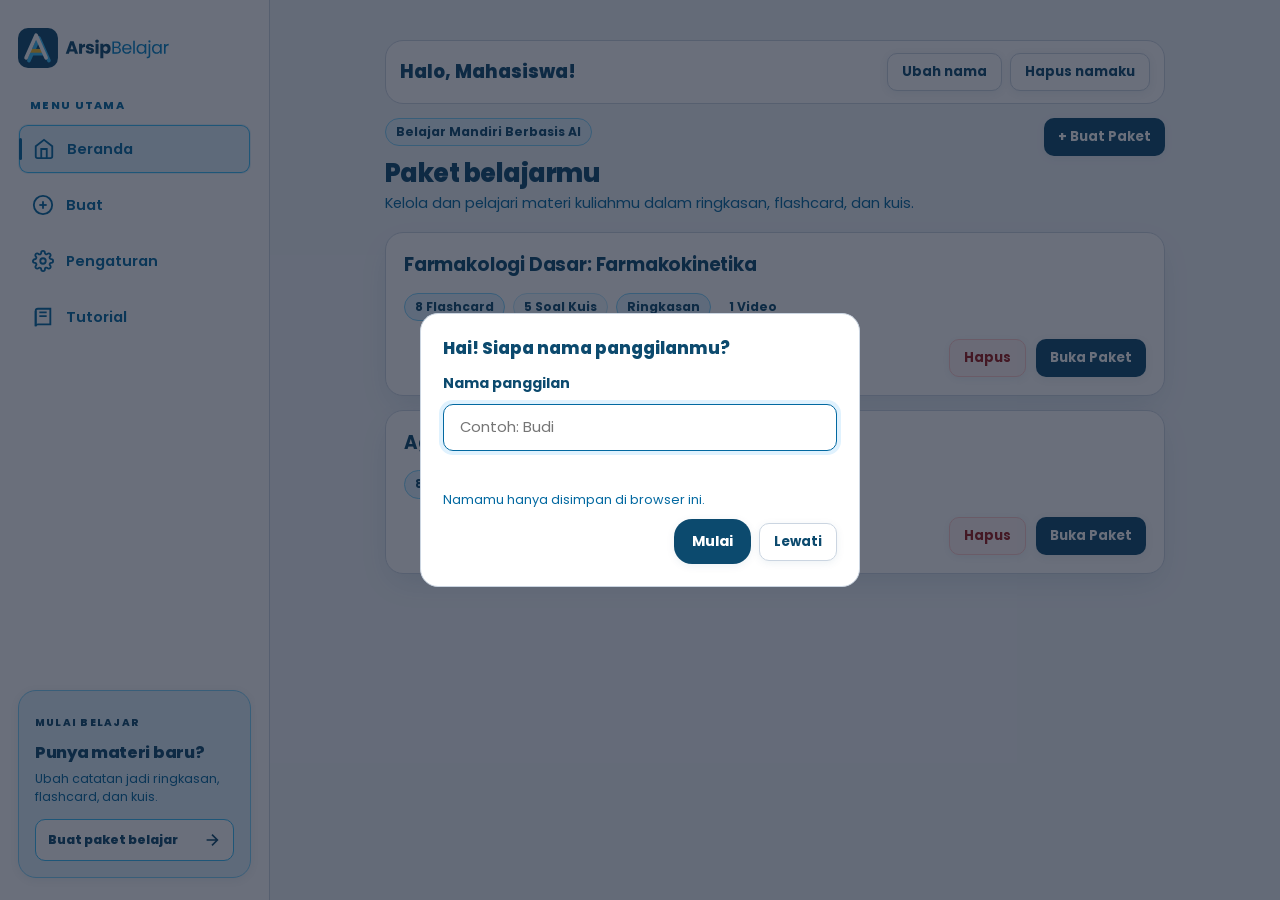
<file: index.html>
<!DOCTYPE html>
<html lang="id" data-theme="light">
<head>
  <meta charset="UTF-8">
  <meta name="viewport" content="width=device-width, initial-scale=1.0">
  <meta name="theme-color" content="#0c4a6e">
  <meta name="description" content="ArsipBelajar membantu mengubah materi kuliah menjadi ringkasan, flashcard, dan kuis.">
  <meta property="og:title" content="ArsipBelajar">
  <meta property="og:description" content="Ubah materi kuliah menjadi ringkasan, flashcard, dan kuis.">
  <meta property="og:type" content="website">
  <meta property="og:image" content="https://nnoeel.github.io/BelajarYuk/assets/arsipbelajar-icon.png">
  <meta name="twitter:card" content="summary">
  <title>ArsipBelajar</title>
  <link rel="icon" type="image/svg+xml" href="assets/arsipbelajar-icon.svg">
  <link rel="apple-touch-icon" href="assets/arsipbelajar-icon.png">
  <link rel="manifest" href="manifest.webmanifest">
  <link rel="preconnect" href="https://fonts.googleapis.com">
  <link rel="preconnect" href="https://fonts.gstatic.com" crossorigin>
  <link href="https://fonts.googleapis.com/css2?family=Poppins:wght@400;500;600;700;800&display=swap" rel="stylesheet">
  <link rel="stylesheet" href="css/base.css">
  <link rel="stylesheet" href="css/components.css">
</head>
<body>
  <!-- Anime Pastel Seaside Scenic Background (Pantai Pesisir Cerah) -->
  <div class="seaside-bg" aria-hidden="true">
    <div class="seaside-sun"></div>
    <div class="seaside-cloud cloud-1"></div>
    <div class="seaside-cloud cloud-2"></div>
    <svg class="seaside-gull gull-1" viewBox="0 0 32 16"><path d="M1,14 Q8,2 16,10 Q24,2 31,14" fill="none" stroke="currentColor" stroke-width="2.5" stroke-linecap="round"/></svg>
    <svg class="seaside-gull gull-2" viewBox="0 0 32 16"><path d="M1,14 Q8,2 16,10 Q24,2 31,14" fill="none" stroke="currentColor" stroke-width="2.5" stroke-linecap="round"/></svg>

    <!-- Floating Study & Campus Elements (Topi Wisuda, Buku, Pensil, Simbol Kampus) -->
    <div class="study-decor decor-cap" title="Topi Wisuda">
      <svg viewBox="0 0 24 24" fill="currentColor">
        <path d="M12 3L1 9l11 6 9-4.91V17h2V9L12 3z M5 13.18v4L12 21l7-3.82v-4L12 17l-7-3.82z"/>
      </svg>
    </div>
    <div class="study-decor decor-book" title="Buku Belajar">
      <svg viewBox="0 0 24 24" fill="none" stroke="currentColor" stroke-width="2" stroke-linecap="round" stroke-linejoin="round">
        <path d="M2 3h6a4 4 0 0 1 4 4v14a3 3 0 0 0-3-3H2z"></path>
        <path d="M22 3h-6a4 4 0 0 0-4 4v14a3 3 0 0 1 3-3h7z"></path>
      </svg>
    </div>
    <div class="study-decor decor-pencil" title="Pensil Mahasiswa">
      <svg viewBox="0 0 24 24" fill="none" stroke="currentColor" stroke-width="2" stroke-linecap="round" stroke-linejoin="round">
        <path d="M17 3a2.828 2.828 0 1 1 4 4L7.5 20.5 2 22l1.5-5.5L17 3z"></path>
      </svg>
    </div>
    <div class="study-decor decor-campus" title="Pilar Akademik Kampus">
      <svg viewBox="0 0 24 24" fill="none" stroke="currentColor" stroke-width="2" stroke-linecap="round" stroke-linejoin="round">
        <line x1="2" y1="21" x2="22" y2="21"></line>
        <line x1="4" y1="18" x2="20" y2="18"></line>
        <line x1="6" y1="18" x2="6" y2="10"></line>
        <line x1="10" y1="18" x2="10" y2="10"></line>
        <line x1="14" y1="18" x2="14" y2="10"></line>
        <line x1="18" y1="18" x2="18" y2="10"></line>
        <polygon points="12 2 2 7 22 7"></polygon>
      </svg>
    </div>
    <div class="study-decor decor-diploma" title="Gulungan Ijazah">
      <svg viewBox="0 0 24 24" fill="none" stroke="currentColor" stroke-width="2" stroke-linecap="round" stroke-linejoin="round">
        <path d="M14 2H6a2 2 0 0 0-2 2v16a2 2 0 0 0 2 2h12a2 2 0 0 0 2-2V8z"></path>
        <polyline points="14 2 14 8 20 8"></polyline>
        <line x1="16" y1="13" x2="8" y2="13"></line>
        <line x1="16" y1="17" x2="8" y2="17"></line>
      </svg>
    </div>

    <svg class="seaside-waves" viewBox="0 0 1440 380" preserveAspectRatio="none">
      <path class="wave-layer wave-ocean" d="M0,130 C240,190 480,80 720,140 C960,200 1200,90 1440,130 L1440,380 L0,380 Z"></path>
      <path class="wave-layer wave-tide" d="M0,180 C260,110 500,230 760,170 C1020,110 1240,210 1440,170 L1440,380 L0,380 Z"></path>
      <path class="wave-layer wave-foam" d="M0,230 C220,190 440,270 700,230 C960,190 1200,260 1440,220 L1440,380 L0,380 Z"></path>
      <path class="wave-layer wave-sand" d="M0,280 C280,250 560,310 840,270 C1120,230 1320,290 1440,280 L1440,380 L0,380 Z"></path>
    </svg>
    <div class="sakura-drift">
      <svg class="sakura-petal" viewBox="0 0 24 24"><path d="M12 2C8.7 4.7 4.3 8.9 3.5 13.5c-.7 4.1 2.2 7.6 6 8 1.1.1 1.9-.5 2.5-1.5.6 1 1.4 1.6 2.5 1.5 3.8-.4 6.7-3.9 6-8C19.7 8.9 15.3 4.7 12 2Z"/><path d="M12 4c-1.3 4.2-1.7 9.5-.2 15.4" fill="none" stroke="#fff" stroke-opacity=".62" stroke-width=".8" stroke-linecap="round"/></svg>
      <svg class="sakura-petal" viewBox="0 0 24 24"><path d="M12 2C8.7 4.7 4.3 8.9 3.5 13.5c-.7 4.1 2.2 7.6 6 8 1.1.1 1.9-.5 2.5-1.5.6 1 1.4 1.6 2.5 1.5 3.8-.4 6.7-3.9 6-8C19.7 8.9 15.3 4.7 12 2Z"/><path d="M12 4c-1.3 4.2-1.7 9.5-.2 15.4" fill="none" stroke="#fff" stroke-opacity=".62" stroke-width=".8" stroke-linecap="round"/></svg>
      <svg class="sakura-petal" viewBox="0 0 24 24"><path d="M12 2C8.7 4.7 4.3 8.9 3.5 13.5c-.7 4.1 2.2 7.6 6 8 1.1.1 1.9-.5 2.5-1.5.6 1 1.4 1.6 2.5 1.5 3.8-.4 6.7-3.9 6-8C19.7 8.9 15.3 4.7 12 2Z"/><path d="M12 4c-1.3 4.2-1.7 9.5-.2 15.4" fill="none" stroke="#fff" stroke-opacity=".62" stroke-width=".8" stroke-linecap="round"/></svg>
      <svg class="sakura-petal" viewBox="0 0 24 24"><path d="M12 2C8.7 4.7 4.3 8.9 3.5 13.5c-.7 4.1 2.2 7.6 6 8 1.1.1 1.9-.5 2.5-1.5.6 1 1.4 1.6 2.5 1.5 3.8-.4 6.7-3.9 6-8C19.7 8.9 15.3 4.7 12 2Z"/><path d="M12 4c-1.3 4.2-1.7 9.5-.2 15.4" fill="none" stroke="#fff" stroke-opacity=".62" stroke-width=".8" stroke-linecap="round"/></svg>
      <svg class="sakura-petal" viewBox="0 0 24 24"><path d="M12 2C8.7 4.7 4.3 8.9 3.5 13.5c-.7 4.1 2.2 7.6 6 8 1.1.1 1.9-.5 2.5-1.5.6 1 1.4 1.6 2.5 1.5 3.8-.4 6.7-3.9 6-8C19.7 8.9 15.3 4.7 12 2Z"/><path d="M12 4c-1.3 4.2-1.7 9.5-.2 15.4" fill="none" stroke="#fff" stroke-opacity=".62" stroke-width=".8" stroke-linecap="round"/></svg>
      <svg class="sakura-petal" viewBox="0 0 24 24"><path d="M12 2C8.7 4.7 4.3 8.9 3.5 13.5c-.7 4.1 2.2 7.6 6 8 1.1.1 1.9-.5 2.5-1.5.6 1 1.4 1.6 2.5 1.5 3.8-.4 6.7-3.9 6-8C19.7 8.9 15.3 4.7 12 2Z"/><path d="M12 4c-1.3 4.2-1.7 9.5-.2 15.4" fill="none" stroke="#fff" stroke-opacity=".62" stroke-width=".8" stroke-linecap="round"/></svg>
      <svg class="sakura-petal" viewBox="0 0 24 24"><path d="M12 2C8.7 4.7 4.3 8.9 3.5 13.5c-.7 4.1 2.2 7.6 6 8 1.1.1 1.9-.5 2.5-1.5.6 1 1.4 1.6 2.5 1.5 3.8-.4 6.7-3.9 6-8C19.7 8.9 15.3 4.7 12 2Z"/><path d="M12 4c-1.3 4.2-1.7 9.5-.2 15.4" fill="none" stroke="#fff" stroke-opacity=".62" stroke-width=".8" stroke-linecap="round"/></svg>
      <svg class="sakura-petal" viewBox="0 0 24 24"><path d="M12 2C8.7 4.7 4.3 8.9 3.5 13.5c-.7 4.1 2.2 7.6 6 8 1.1.1 1.9-.5 2.5-1.5.6 1 1.4 1.6 2.5 1.5 3.8-.4 6.7-3.9 6-8C19.7 8.9 15.3 4.7 12 2Z"/><path d="M12 4c-1.3 4.2-1.7 9.5-.2 15.4" fill="none" stroke="#fff" stroke-opacity=".62" stroke-width=".8" stroke-linecap="round"/></svg>
      <svg class="sakura-petal" viewBox="0 0 24 24"><path d="M12 2C8.7 4.7 4.3 8.9 3.5 13.5c-.7 4.1 2.2 7.6 6 8 1.1.1 1.9-.5 2.5-1.5.6 1 1.4 1.6 2.5 1.5 3.8-.4 6.7-3.9 6-8C19.7 8.9 15.3 4.7 12 2Z"/><path d="M12 4c-1.3 4.2-1.7 9.5-.2 15.4" fill="none" stroke="#fff" stroke-opacity=".62" stroke-width=".8" stroke-linecap="round"/></svg>
      <svg class="sakura-petal" viewBox="0 0 24 24"><path d="M12 2C8.7 4.7 4.3 8.9 3.5 13.5c-.7 4.1 2.2 7.6 6 8 1.1.1 1.9-.5 2.5-1.5.6 1 1.4 1.6 2.5 1.5 3.8-.4 6.7-3.9 6-8C19.7 8.9 15.3 4.7 12 2Z"/><path d="M12 4c-1.3 4.2-1.7 9.5-.2 15.4" fill="none" stroke="#fff" stroke-opacity=".62" stroke-width=".8" stroke-linecap="round"/></svg>
      <svg class="sakura-petal" viewBox="0 0 24 24"><path d="M12 2C8.7 4.7 4.3 8.9 3.5 13.5c-.7 4.1 2.2 7.6 6 8 1.1.1 1.9-.5 2.5-1.5.6 1 1.4 1.6 2.5 1.5 3.8-.4 6.7-3.9 6-8C19.7 8.9 15.3 4.7 12 2Z"/><path d="M12 4c-1.3 4.2-1.7 9.5-.2 15.4" fill="none" stroke="#fff" stroke-opacity=".62" stroke-width=".8" stroke-linecap="round"/></svg>
      <svg class="sakura-petal" viewBox="0 0 24 24"><path d="M12 2C8.7 4.7 4.3 8.9 3.5 13.5c-.7 4.1 2.2 7.6 6 8 1.1.1 1.9-.5 2.5-1.5.6 1 1.4 1.6 2.5 1.5 3.8-.4 6.7-3.9 6-8C19.7 8.9 15.3 4.7 12 2Z"/><path d="M12 4c-1.3 4.2-1.7 9.5-.2 15.4" fill="none" stroke="#fff" stroke-opacity=".62" stroke-width=".8" stroke-linecap="round"/></svg>
    </div>
  </div>

  <div id="app" class="app-shell"></div>
  <script type="module" src="js/app.js"></script>
  <script>
    if ('serviceWorker' in navigator) {
      window.addEventListener('load', () => {
        navigator.serviceWorker.register('./sw.js').catch(err => console.warn('SW registration failed:', err));
      });
    }
  </script>
</body>
</html>
</file>
<file: css/base.css>
/* ArsipBelajar palette: navy carries hierarchy, sky blue marks focus, yellow marks important states. */
:root {
  --font-family: 'Poppins', system-ui, -apple-system, BlinkMacSystemFont, 'Segoe UI', sans-serif;
  --bg: #f1f5f9;
  --bg-gradient: none;
  --surface: #ffffff;
  --surface-hover: #f1f5f9;
  --text: #0c4a6e;
  --text-muted: #0369a1;
  --border: #cbd5e1;

  --primary: #0369a1;
  --primary-hover: #0c4a6e;
  --accent: #38bdf8;
  --sky-dark: #0284c7;
  --primary-light: #e0f2fe;
  --primary-border: var(--accent);

  --pastel-sky: #e0f2fe;
  --pastel-sky-text: #0c4a6e;
  --pastel-sky-border: #7dd3fc;
  --pastel-pink: #fef2f2;
  --pastel-pink-text: #991b1b;
  --pastel-pink-border: #fecaca;
  --pastel-mint: #f0f9ff;
  --pastel-mint-text: #0c4a6e;
  --pastel-mint-border: #bae6fd;
  --pastel-sand: #fef3c7;
  --pastel-sand-text: #78350f;
  --pastel-sand-border: #fbbf24;
  --pastel-lavender: #e0f2fe;
  --pastel-lavender-text: #0c4a6e;
  --pastel-lavender-border: #7dd3fc;

  --danger: #b91c1c;
  --danger-light: #fef2f2;
  --success: #166534;
  --success-light: #f0fdf4;
  --warning: #92400e;
  --warning-light: #fffbeb;

  --radius-sm: 10px;
  --radius: 18px;
  --radius-lg: 22px;

  --shadow-sm: 0 2px 8px rgba(12, 74, 110, 0.08);
  --shadow: 0 12px 32px -6px rgba(12, 74, 110, 0.12);
  --shadow-lg: 0 20px 42px -8px rgba(12, 74, 110, 0.18);
  --min-touch-target: 48px;
}

:root[data-theme="dark"] {
  --bg: #081b2a;
  --bg-gradient: none;
  --surface: #102a3a;
  --surface-hover: #15384b;
  --text: #f8fafc;
  --text-muted: #bae6fd;
  --border: rgba(125, 211, 252, 0.25);
  --primary: #7dd3fc;
  --primary-hover: #bae6fd;
  --accent: #38bdf8;
  --sky-dark: #0284c7;
  --primary-light: rgba(56, 189, 248, 0.16);
  --primary-border: #0284c7;
  --pastel-sky: #12384d; --pastel-sky-text: #bae6fd; --pastel-sky-border: #0284c7;
  --pastel-pink: #451a1a; --pastel-pink-text: #fecaca; --pastel-pink-border: #b91c1c;
  --pastel-mint: #12384d; --pastel-mint-text: #bae6fd; --pastel-mint-border: #0284c7;
  --pastel-sand: #422006; --pastel-sand-text: #fde68a; --pastel-sand-border: #a16207;
  --pastel-lavender: #12384d; --pastel-lavender-text: #bae6fd; --pastel-lavender-border: #0284c7;
  --danger: #f87171;
  --danger-light: #451a1a;
  --success: #86efac;
  --success-light: #12351f;
  --warning: #fbbf24;
  --warning-light: #422006;
  --shadow-sm: 0 2px 8px rgba(0, 0, 0, 0.35);
  --shadow: 0 12px 32px rgba(0, 0, 0, 0.5);
  --shadow-lg: 0 20px 42px rgba(0, 0, 0, 0.65);
}

*, *::before, *::after { box-sizing: border-box; margin: 0; padding: 0; }
html, body {
  min-height: 100vh;
  background-color: var(--bg);
  background-image: var(--bg-gradient);
  background-attachment: fixed;
  color: var(--text);
  font-family: var(--font-family);
  font-size: 16px;
  line-height: 1.5;
  -webkit-font-smoothing: antialiased;
  -webkit-tap-highlight-color: transparent;
}
a { color: var(--primary); text-decoration: none; transition: color 0.15s ease; }
a:hover { text-decoration: underline; }
button, input, select, textarea { font-family: inherit; font-size: inherit; color: inherit; }
button { cursor: pointer; border: none; background: none; min-height: var(--min-touch-target); }
:focus-visible { outline: 2.5px solid var(--primary); outline-offset: 2.5px; }
.sr-only { position: absolute; width: 1px; height: 1px; padding: 0; margin: -1px; overflow: hidden; clip: rect(0, 0, 0, 0); white-space: nowrap; border: 0; }

/* --- Anime Pastel Seaside Background Scenery --- */
.seaside-bg { display: none; }
#app { position: relative; z-index: 1; }

/* Seaside Warm Sun & Halo */
.seaside-sun {
  position: absolute; top: -30px; right: 6%; width: 260px; height: 260px; border-radius: 50%;
  background: radial-gradient(circle, #fffbeb 0%, #fef08a 35%, rgba(253, 224, 71, 0.35) 60%, transparent 80%);
  filter: blur(14px);
}
:root[data-theme="dark"] .seaside-sun {
  background: radial-gradient(circle, #e0f2fe 0%, #38bdf8 40%, rgba(14, 165, 233, 0.2) 65%, transparent 80%);
  filter: blur(18px);
}

/* Fluffy Anime Clouds */
.seaside-cloud {
  position: absolute; border-radius: 9999px; background: rgba(255, 255, 255, 0.65); filter: blur(3px);
  box-shadow: 0 4px 14px rgba(255, 255, 255, 0.7);
}
.cloud-1 { top: 7%; left: 8%; width: 160px; height: 42px; animation: floatCloud 28s ease-in-out infinite alternate; }
.cloud-2 { top: 16%; right: 20%; width: 220px; height: 54px; animation: floatCloud 36s ease-in-out infinite alternate-reverse; }
@keyframes floatCloud { 0% { transform: translateX(0); } 100% { transform: translateX(45px); } }

/* Seaside Seagulls */
.seaside-gull { position: absolute; color: rgba(2, 132, 199, 0.55); filter: drop-shadow(0 2px 4px rgba(255, 255, 255, 0.8)); }
.gull-1 { top: 11%; left: 32%; width: 34px; height: 18px; animation: floatGull 9s ease-in-out infinite alternate; }
.gull-2 { top: 14%; left: 36%; width: 24px; height: 13px; animation: floatGull 11s ease-in-out infinite alternate-reverse; }
@keyframes floatGull { 0% { transform: translate(0, 0) rotate(-2deg); } 100% { transform: translate(25px, -12px) rotate(3deg); } }

/* Multi-layered Shoreline Waves & Beach Sand */
.seaside-waves { position: absolute; bottom: 0; left: 0; width: 100%; height: 44vh; min-height: 260px; max-height: 480px; }
.wave-layer { transition: fill 0.3s ease; }
.wave-ocean { fill: #7dd3fc; opacity: 0.6; animation: waveFlow 12s ease-in-out infinite alternate; }
.wave-tide { fill: #99f6e4; opacity: 0.65; animation: waveFlowAlt 9s ease-in-out infinite alternate; }
.wave-foam { fill: #ffffff; opacity: 0.8; animation: waveFlow 7s ease-in-out infinite alternate-reverse; }
.wave-sand { fill: #fde68a; opacity: 0.7; }

@keyframes waveFlow {
  0% { transform: translateY(0) scaleY(1); }
  100% { transform: translateY(-12px) scaleY(1.06); }
}
@keyframes waveFlowAlt {
  0% { transform: translateY(0) scaleX(1); }
  100% { transform: translateY(-16px) scaleX(1.03); }
}

/* Petals echo the reference image while transform-only motion stays lightweight. */
.sakura-drift { position: absolute; inset: 0; overflow: hidden; }
.sakura-petal {
  position: absolute; top: -8vh; left: var(--petal-left); width: var(--petal-size); height: var(--petal-size);
  color: var(--petal-color); opacity: 0.78;
  filter: drop-shadow(0 1px 1px rgba(255, 255, 255, 0.6));
  animation: sakuraFall var(--fall-duration) linear var(--fall-delay) infinite;
}
.sakura-petal path:first-child { fill: currentColor; }
.sakura-petal:nth-child(1) { --petal-left: 4%; --petal-size: 15px; --petal-color: #ef9dbb; --fall-duration: 22s; --fall-delay: -15s; --drift: 24px; --spin: 390deg; }
.sakura-petal:nth-child(2) { --petal-left: 13%; --petal-size: 19px; --petal-color: #f5b5cd; --fall-duration: 27s; --fall-delay: -4s; --drift: -32px; --spin: 470deg; }
.sakura-petal:nth-child(3) { --petal-left: 22%; --petal-size: 13px; --petal-color: #f8c7d7; --fall-duration: 19s; --fall-delay: -11s; --drift: 30px; --spin: 320deg; }
.sakura-petal:nth-child(4) { --petal-left: 31%; --petal-size: 18px; --petal-color: #ec91b4; --fall-duration: 25s; --fall-delay: -20s; --drift: -24px; --spin: 430deg; }
.sakura-petal:nth-child(5) { --petal-left: 40%; --petal-size: 14px; --petal-color: #f5b5cd; --fall-duration: 21s; --fall-delay: -7s; --drift: 36px; --spin: 500deg; }
.sakura-petal:nth-child(6) { --petal-left: 49%; --petal-size: 20px; --petal-color: #ef9dbb; --fall-duration: 29s; --fall-delay: -17s; --drift: -28px; --spin: 350deg; }
.sakura-petal:nth-child(7) { --petal-left: 58%; --petal-size: 13px; --petal-color: #f8c7d7; --fall-duration: 18s; --fall-delay: -2s; --drift: 22px; --spin: 460deg; }
.sakura-petal:nth-child(8) { --petal-left: 67%; --petal-size: 17px; --petal-color: #ec91b4; --fall-duration: 24s; --fall-delay: -13s; --drift: -34px; --spin: 380deg; }
.sakura-petal:nth-child(9) { --petal-left: 76%; --petal-size: 14px; --petal-color: #f5b5cd; --fall-duration: 20s; --fall-delay: -18s; --drift: 26px; --spin: 490deg; }
.sakura-petal:nth-child(10) { --petal-left: 85%; --petal-size: 19px; --petal-color: #ef9dbb; --fall-duration: 28s; --fall-delay: -9s; --drift: -22px; --spin: 340deg; }
.sakura-petal:nth-child(11) { --petal-left: 94%; --petal-size: 15px; --petal-color: #f8c7d7; --fall-duration: 23s; --fall-delay: -21s; --drift: 32px; --spin: 440deg; }
.sakura-petal:nth-child(12) { --petal-left: 54%; --petal-size: 12px; --petal-color: #ec91b4; --fall-duration: 26s; --fall-delay: -6s; --drift: -26px; --spin: 510deg; }

@keyframes sakuraFall {
  0% { transform: translate3d(0, -8vh, 0) rotate(0); }
  25% { transform: translate3d(18px, 22vh, 0) rotate(95deg); }
  50% { transform: translate3d(-12px, 52vh, 0) rotate(205deg); }
  75% { transform: translate3d(16px, 81vh, 0) rotate(290deg); }
  100% { transform: translate3d(var(--drift), 112vh, 0) rotate(var(--spin)); }
}

:root[data-theme="dark"] .seaside-cloud { background: rgba(30, 41, 59, 0.4); box-shadow: none; }
:root[data-theme="dark"] .seaside-gull { color: rgba(56, 189, 248, 0.4); filter: none; }
:root[data-theme="dark"] .wave-ocean { fill: #075985; opacity: 0.5; }
:root[data-theme="dark"] .wave-tide { fill: #0f766e; opacity: 0.45; }
:root[data-theme="dark"] .wave-foam { fill: #1e293b; opacity: 0.6; }
:root[data-theme="dark"] .wave-sand { fill: #1e1b4b; opacity: 0.75; }
:root[data-theme="dark"] .sakura-petal { opacity: 0.58; }

/* Floating Study & Campus Decorative Badges */
.study-decor {
  position: absolute; pointer-events: none; z-index: 0; display: inline-flex; align-items: center; gap: 7px;
  padding: 6px 12px; background: rgba(255, 255, 255, 0.9); backdrop-filter: blur(8px); -webkit-backdrop-filter: blur(8px);
  border: 1.5px solid rgba(186, 230, 253, 0.95); border-radius: 9999px; box-shadow: 0 8px 20px rgba(2, 132, 199, 0.16);
  font-size: 0.78rem; font-weight: 700; color: var(--text); opacity: 0.9;
}
.study-decor svg { width: 20px; height: 20px; flex-shrink: 0; }
.decor-cap { top: 7%; right: 4%; color: #4338ca; animation: floatCap 9s ease-in-out infinite alternate; }
.decor-book { top: 18%; right: 16%; color: #0284c7; animation: floatBook 11s ease-in-out infinite alternate; }
.decor-pencil { top: 34%; right: 2%; color: #d97706; animation: floatPencil 8s ease-in-out infinite alternate; }
.decor-campus { top: 22%; left: 265px; color: #0d9488; animation: floatCampus 12s ease-in-out infinite alternate; }
.decor-diploma { top: 48%; left: 275px; color: #db2777; animation: floatCap 10s ease-in-out infinite alternate-reverse; }

@keyframes floatCap { 0% { transform: translateY(0); } 100% { transform: translateY(-12px); } }
@keyframes floatBook { 0% { transform: translateY(0); } 100% { transform: translateY(-15px); } }
@keyframes floatPencil { 0% { transform: translateY(0); } 100% { transform: translateY(-10px); } }
@keyframes floatCampus { 0% { transform: translateY(0) scale(1); } 100% { transform: translateY(-8px) scale(1.04); } }

@media (max-width: 767px) {
  .sakura-petal { width: max(11px, calc(var(--petal-size) - 3px)); height: max(11px, calc(var(--petal-size) - 3px)); }
  .decor-campus { left: 4%; top: 46%; font-size: 0.72rem; padding: 4px 10px; }
  .decor-diploma { left: auto; right: 4%; top: 60%; font-size: 0.72rem; padding: 4px 10px; }
  .decor-book { right: 4%; top: 13%; font-size: 0.72rem; padding: 4px 10px; }
  .decor-cap { top: 5%; right: 4%; font-size: 0.72rem; padding: 4px 10px; }
  .decor-pencil { display: none; }
}

:root[data-theme="dark"] .study-decor { background: rgba(15, 23, 42, 0.88); border-color: rgba(56, 189, 248, 0.35); color: #f8fafc; }

@media (prefers-reduced-motion: reduce) {
  .seaside-cloud, .seaside-gull, .wave-layer, .study-decor, .sakura-petal { animation: none; }
  .sakura-petal { display: none; }
}
</file>
<file: css/components.css>
/* ArsipBelajar components and layout */
.app-layout { display: flex; flex-direction: column; min-height: 100vh; }

/* Android Bottom Bar & Desktop Sidebar */
.app-nav {
  position: fixed; bottom: 0; left: 0; right: 0; display: flex;
  justify-content: space-around; align-items: center;
  background: var(--surface);
  backdrop-filter: blur(16px); -webkit-backdrop-filter: blur(16px);
  border-top: 1px solid var(--border);
  padding: 8px 16px max(10px, env(safe-area-inset-bottom)) 16px;
  z-index: 100; box-shadow: 0 -4px 20px rgba(15, 23, 42, 0.05);
}
/* Navigation */
.nav-brand, .nav-section-label, .nav-promo { display: none; }
.mobile-brand-link { display: flex; align-items: center; width: fit-content; min-height: 44px; margin: 0 0 2px; }
.nav-brand-logo { display: block; width: auto; max-width: 100%; height: 40px; }
.nav-links { display: flex; width: 100%; justify-content: space-around; list-style: none; gap: 8px; }
.nav-item { flex: 1; max-width: 120px; }
.nav-link {
  display: flex; flex-direction: column; align-items: center; justify-content: center;
  gap: 4px; min-height: var(--min-touch-target); padding: 6px 14px;
  border-radius: var(--radius-sm); color: var(--text-muted); font-size: 0.78rem; font-weight: 600;
  text-decoration: none; transition: all 0.2s cubic-bezier(0.4, 0, 0.2, 1);
}
.nav-link:hover { color: var(--text); background: var(--surface-hover); text-decoration: none; }
.nav-link.active { color: var(--primary); background: var(--primary-light); border: 1px solid var(--primary-border); }
.nav-icon { width: 22px; height: 22px; display: inline-block; }

/* Main Content Area */
.app-main { display: flex; flex-direction: column; gap: 14px; flex: 1; padding: 16px 16px calc(88px + env(safe-area-inset-bottom)) 16px; max-width: 780px; width: 100%; margin: 0 auto; }
#name-onboarding-root { width: 100%; }
.user-greeting {
  display: flex; align-items: center; justify-content: space-between; gap: 12px;
  padding: 12px 14px; border: 1px solid var(--border); border-radius: var(--radius);
  background: var(--surface);
}
.user-greeting-title { min-width: 0; overflow-wrap: anywhere; color: var(--text); font-size: 1.15rem; font-weight: 800; }
.user-greeting-actions { display: flex; flex-wrap: wrap; gap: 8px; }
.name-onboarding-dialog {
  width: min(94vw, 440px); max-width: none; max-height: 90vh; margin: auto;
  padding: 22px; overflow-y: auto; color: var(--text); background: var(--surface);
  border: 1px solid var(--border); border-radius: var(--radius);
}
.name-onboarding-dialog:not([open]) { display: none; }
.name-onboarding-dialog::backdrop { background: rgba(15, 23, 42, 0.62); }
.name-onboarding-form { display: flex; flex-direction: column; gap: 10px; margin-top: 12px; }
.name-onboarding-error { min-height: 1.4em; color: var(--danger); font-size: 0.85rem; }
.name-onboarding-actions { display: flex; flex-wrap: wrap; align-items: center; justify-content: flex-end; gap: 8px; }
.name-onboarding-actions .btn { min-height: 44px; }
.name-onboarding-actions .btn-secondary { min-height: 38px; }
.view-container { display: flex; flex-direction: column; gap: 18px; }
.view-header { display: flex; flex-direction: column; gap: 6px; }
.view-title { font-size: 1.6rem; font-weight: 800; letter-spacing: -0.02em; color: var(--text); }
.view-subtitle { font-size: 0.92rem; color: var(--text-muted); line-height: 1.45; }
.btn-back {
  display: inline-flex; align-items: center; gap: 6px; font-size: 0.85rem; font-weight: 600;
  color: var(--primary); background: var(--primary-light); border: 1px solid var(--primary-border);
  padding: 6px 14px; border-radius: 9999px; margin-bottom: 6px; width: fit-content;
}
.btn-back:hover { text-decoration: none; background: var(--primary-border); }

/* Buttons with Soft Android Touch Feedback */
.btn {
  display: inline-flex; align-items: center; justify-content: center; gap: 8px;
  padding: 12px 18px; border-radius: var(--radius); font-weight: 700;
  font-size: 0.92rem; transition: all 0.15s ease;
  min-height: var(--min-touch-target); text-decoration: none; cursor: pointer;
  box-shadow: var(--shadow-sm);
}
.btn:active { transform: scale(0.97); }
.btn-primary { background: #0c4a6e; color: #fff; box-shadow: var(--shadow-sm); }
.btn-primary:hover { background: #083c5a; text-decoration: none; }
.btn-secondary { background: var(--surface); color: var(--text); border: 1.5px solid var(--border); }
.btn-secondary:hover { background: var(--surface-hover); text-decoration: none; }
.btn-danger { background: var(--pastel-pink); color: var(--pastel-pink-text); border: 1.5px solid var(--pastel-pink-border); }
.btn-danger:hover { background: var(--danger); color: #fff; }
:root[data-theme="dark"] .btn-danger:hover { color: #451a1a; }
.btn-sm { min-height: 38px; padding: 7px 14px; font-size: 0.82rem; border-radius: var(--radius-sm); }
.btn-block { width: 100%; }

/* Package Card (Seaside Pastel Elevation) */
.package-list { display: flex; flex-direction: column; gap: 14px; }
.card {
  background: var(--surface); backdrop-filter: blur(14px); -webkit-backdrop-filter: blur(14px);
  border: 1.5px solid var(--border); border-radius: var(--radius);
  padding: 18px; box-shadow: var(--shadow); display: flex; flex-direction: column; gap: 14px;
  position: relative; overflow: hidden; transition: transform 0.2s ease, border-color 0.2s ease, box-shadow 0.2s ease;
}
.card::before { content: none; }
.card:hover { border-color: var(--primary-border); transform: translateY(-3px); box-shadow: var(--shadow-lg); }
.card-header { display: flex; justify-content: space-between; align-items: flex-start; gap: 8px; }
.card-title { font-size: 1.15rem; font-weight: 700; color: var(--text); letter-spacing: -0.01em; margin: 0; }
.card-meta { display: flex; flex-wrap: wrap; gap: 8px; font-size: 0.8rem; }
.badge { display: inline-flex; align-items: center; gap: 4px; padding: 4px 10px; border-radius: 9999px; font-size: 0.76rem; font-weight: 700; background: var(--pastel-sky); color: var(--pastel-sky-text); border: 1px solid var(--pastel-sky-border); }
.badge-blue { background: var(--pastel-sky); color: var(--pastel-sky-text); border: 1px solid var(--pastel-sky-border); }
.badge-green { background: var(--pastel-mint); color: var(--pastel-mint-text); border: 1px solid var(--pastel-mint-border); }
.badge-warning { background: var(--pastel-sand); color: var(--pastel-sand-text); border: 1px solid var(--pastel-sand-border); }
.card-actions { display: flex; justify-content: flex-end; gap: 10px; margin-top: 4px; }

/* Empty State */
.empty-state {
  display: flex; flex-direction: column; align-items: center; justify-content: center;
  text-align: center; padding: 48px 18px; gap: 12px; background: var(--surface);
  border: 2px dashed var(--pastel-lavender-border); border-radius: var(--radius-lg); margin-top: 8px; box-shadow: var(--shadow-sm);
}
.empty-icon { width: 64px; height: 64px; color: var(--primary); opacity: 0.85; }
.empty-title { font-size: 1.25rem; font-weight: 800; color: var(--text); }
.empty-desc { font-size: 0.9rem; color: var(--text-muted); max-width: 400px; line-height: 1.5; }

/* Form Styles */
.form-group { display: flex; flex-direction: column; gap: 6px; }
.form-label { font-size: 0.88rem; font-weight: 700; color: var(--text); }
.form-input, .form-textarea, .form-select {
  width: 100%; padding: 12px 16px; border-radius: var(--radius-sm);
  border: 1.5px solid var(--border); background: var(--surface); color: var(--text);
  font-size: 0.92rem; transition: all 0.15s ease;
}
.form-input:focus, .form-textarea:focus, .form-select:focus {
  border-color: var(--primary); outline: none; box-shadow: 0 0 0 4px var(--primary-light);
}
.form-textarea { resize: vertical; min-height: 120px; font-family: inherit; }
.form-hint { font-size: 0.8rem; color: var(--text-muted); }
.char-count { font-size: 0.78rem; color: var(--text-muted); text-align: right; }

.checkbox-group { display: flex; flex-wrap: wrap; gap: 10px; }
.checkbox-item {
  display: inline-flex; align-items: center; gap: 8px; font-size: 0.86rem; font-weight: 600;
  padding: 8px 14px; background: var(--surface); border: 1.5px solid var(--border); border-radius: var(--radius-sm); cursor: pointer;
}
.checkbox-item input[type="checkbox"] { width: 18px; height: 18px; accent-color: var(--primary); cursor: pointer; }

.video-list { display: flex; flex-direction: column; gap: 8px; }
.video-row { display: flex; gap: 8px; align-items: center; }
.video-input { flex: 3; }
.duration-input { flex: 1.2; min-width: 90px; }

/* Alerts */
.alert {
  padding: 12px 16px; border-radius: var(--radius-sm); font-size: 0.88rem; font-weight: 600;
  display: flex; align-items: flex-start; gap: 10px; line-height: 1.45;
}
.alert-warning { background: var(--pastel-honey); color: var(--pastel-honey-text); border: 1px solid var(--pastel-honey-border); }
.alert-danger { background: var(--pastel-coral); color: var(--pastel-coral-text); border: 1px solid var(--pastel-coral-border); }
.alert-success { background: var(--pastel-mint); color: var(--pastel-mint-text); border: 1px solid var(--pastel-mint-border); }

/* Tabs & Detail Views */
.tabs-header { display: flex; border-bottom: 2px solid var(--border); gap: 6px; overflow-x: auto; scrollbar-width: none; }
.tabs-header::-webkit-scrollbar { display: none; }
.tab-btn {
  padding: 12px 18px; font-size: 0.92rem; font-weight: 700; color: var(--text-muted);
  border-bottom: 3px solid transparent; border-radius: var(--radius-sm) var(--radius-sm) 0 0;
  transition: all 0.15s ease; white-space: nowrap;
}
.tab-btn:hover { color: var(--text); background: var(--surface-hover); }
.tab-btn.active { color: var(--primary); border-bottom-color: var(--primary); background: var(--surface); }
.tab-content { padding-top: 18px; display: flex; flex-direction: column; gap: 16px; }

.section-box {
  background: var(--surface); border: 1.5px solid var(--border);
  border-radius: var(--radius); padding: 18px; display: flex; flex-direction: column; gap: 12px; box-shadow: var(--shadow-sm);
}
.section-title { font-size: 1.05rem; font-weight: 800; color: var(--text); }
.settings-storage-note { border-color: var(--pastel-sand-border); background: var(--pastel-sand); color: var(--text); }
.settings-gemini-recommendation { display: grid; grid-template-columns: minmax(0, 1fr) auto; align-items: center; gap: 16px; border-color: var(--pastel-sky-border); background: var(--pastel-sky); }
.settings-gemini-actions .btn { min-height: 44px; }
.settings-gemini-actions .btn-primary { background: #0c4a6e; color: #fff; box-shadow: none; }
.settings-about-links a { color: var(--primary-hover); }
.settings-about-links a:hover { color: var(--primary); }
:root[data-theme="dark"] .settings-gemini-actions .btn-primary { color: #fff; }
.settings-gemini-recommendation p, .settings-about p { color: var(--text-muted); font-size: 0.88rem; line-height: 1.55; }
.settings-gemini-actions { display: flex; flex-wrap: wrap; gap: 8px; }
.settings-about { margin-top: 8px; }
.settings-about-developer { display: flex; flex-direction: column; gap: 2px; }
.settings-about-developer strong { color: var(--text); }
.settings-about-links { display: flex; flex-wrap: wrap; gap: 8px 18px; }
.settings-about-links a { min-height: 44px; display: inline-flex; align-items: center; font-weight: 700; }
.settings-about-links .settings-social-icon { width: 44px; justify-content: center; border: 1px solid var(--border); border-radius: var(--radius-sm); background: var(--surface); }
.settings-social-icon svg { width: 22px; height: 22px; }
.settings-about-links .settings-social-icon:hover { background: var(--surface-hover); }
.settings-portfolio-link { align-self: flex-start; min-height: 44px; background: #0c4a6e; color: #fff; box-shadow: none; }
:root[data-theme="dark"] .settings-portfolio-link { color: #fff; }
.settings-about-copyright { margin-top: -6px; }
.bullet-list { padding-left: 20px; display: flex; flex-direction: column; gap: 10px; line-height: 1.55; }
.term-card {
  background: var(--surface-hover); border: 1px solid var(--border); border-radius: var(--radius-sm);
  padding: 12px 14px; display: flex; flex-direction: column; gap: 4px;
}
.term-name { font-weight: 800; color: var(--primary); font-size: 0.92rem; }
.term-desc { font-size: 0.88rem; color: var(--text); line-height: 1.45; }

/* Material Q&A */
.material-chat { display: flex; flex-direction: column; gap: 12px; min-width: 0; }
.material-chat-header { display: flex; align-items: flex-start; justify-content: space-between; gap: 12px; }
.material-chat-header > div { min-width: 0; }
.material-chat-actions { display: flex; flex-wrap: wrap; gap: 8px; }
.material-chat-messages {
  display: flex; min-height: 180px; max-height: 48vh; flex-direction: column; gap: 10px;
  overflow-y: auto; padding: 14px; border: 1px solid var(--border); border-radius: var(--radius);
  background: var(--surface);
}
.material-chat-message { max-width: min(88%, 620px); padding: 11px 14px; border: 1px solid var(--border); border-radius: var(--radius-sm); }
.material-chat-message p { white-space: pre-wrap; overflow-wrap: anywhere; line-height: 1.55; }
.material-chat-message-label { display: block; margin-bottom: 4px; color: var(--text-muted); font-size: 0.76rem; font-weight: 700; }
.material-chat-message-user { align-self: flex-end; background: var(--primary-light); border-color: #38bdf8; }
.material-chat-message-assistant { align-self: flex-start; background: var(--surface-hover); }
.material-chat .btn-sm { min-height: 44px; }
.material-chat-status { min-height: 1.4em; color: var(--text-muted); font-size: 0.85rem; }
.material-chat-empty { align-self: center; margin: auto 0; color: var(--text-muted); text-align: center; }
.material-chat-form { display: grid; grid-template-columns: minmax(0, 1fr) auto; align-items: end; gap: 10px; }
.material-chat-input { min-width: 0; min-height: 88px; resize: vertical; }

/* Flashcard & Quiz Components (Pastel Card Visuals) */
.flashcard-box {
  background: linear-gradient(145deg, var(--surface) 0%, var(--surface-hover) 100%);
  border: 2px solid var(--primary-border); border-radius: var(--radius-lg);
  min-height: 240px; padding: 30px 20px; display: flex; flex-direction: column;
  justify-content: center; align-items: center; text-align: center; cursor: pointer;
  box-shadow: var(--shadow-lg); transition: all 0.2s cubic-bezier(0.4, 0, 0.2, 1);
}
.flashcard-box:active { transform: scale(0.98); }
.flashcard-box:hover { border-color: var(--primary); }
.flashcard-text { font-size: 1.3rem; font-weight: 700; line-height: 1.5; color: var(--text); }
.flashcard-hint { font-size: 0.82rem; color: var(--text-muted); margin-top: 14px; font-weight: 600; }

.quiz-options { display: flex; flex-direction: column; gap: 12px; margin-top: 14px; }
.quiz-opt {
  display: flex; align-items: center; gap: 14px; padding: 14px 18px;
  background: var(--surface); border: 1.5px solid var(--border); border-radius: var(--radius);
  font-size: 0.95rem; font-weight: 600; text-align: left; width: 100%; transition: all 0.15s ease; cursor: pointer;
  box-shadow: var(--shadow-sm);
}
.quiz-opt:hover:not(:disabled) { background: var(--surface-hover); border-color: var(--primary); }
.quiz-opt:active:not(:disabled) { transform: scale(0.98); }
.quiz-opt.selected-correct { background: var(--pastel-mint); border-color: var(--pastel-mint-border); color: var(--pastel-mint-text); font-weight: 700; }
.quiz-opt.selected-wrong { background: var(--pastel-coral); border-color: var(--pastel-coral-border); color: var(--pastel-coral-text); font-weight: 700; }
.quiz-opt-letter {
  display: inline-flex; align-items: center; justify-content: center; width: 32px; height: 32px;
  border-radius: 50%; background: var(--surface-hover); font-weight: 800; font-size: 0.88rem; flex-shrink: 0;
  border: 1px solid var(--border);
}
.quiz-explanation {
  background: var(--pastel-lavender); border-left: 4px solid var(--pastel-lavender-text);
  border-radius: 0 var(--radius-sm) var(--radius-sm) 0; padding: 14px 18px; font-size: 0.92rem; line-height: 1.5; color: var(--text);
}
.quiz-setup-form { display: grid; gap: 18px; }
.quiz-timer-value-group[hidden] { display: none; }
.quiz-duration-input { display: grid; grid-template-columns: minmax(0, 1fr) auto; align-items: center; gap: 10px; }
.quiz-duration-input span { min-width: 48px; color: var(--text-muted); font-size: 0.9rem; }
.quiz-setup-actions, .quiz-next-action { display: flex; justify-content: flex-end; flex-wrap: wrap; gap: 10px; }
.quiz-progress-header { display: flex; justify-content: space-between; align-items: center; flex-wrap: wrap; gap: 8px; }
.quiz-timer {
  display: flex; align-items: center; justify-content: space-between; gap: 12px;
  padding: 10px 14px; background: var(--primary-light); border: 1px solid var(--primary-border);
  border-radius: var(--radius-sm); color: var(--text);
}
.quiz-timer strong { font-size: 1.15rem; font-variant-numeric: tabular-nums; color: var(--primary); }
.quiz-timer-urgent { background: var(--pastel-sand); border-color: var(--pastel-sand-border); }
.quiz-timer-urgent strong { color: var(--pastel-sand-text); }

/* Dials ENERGY 2 / RHYTHM 2 / MOTION 1: screenshot-led steps alternate with short guidance so the key actions stay legible. */
.settings-tutorial-link { align-self: flex-start; min-height: 44px; margin-top: 4px; }
.api-tutorial { gap: 22px; }
.api-tutorial-choices { display: grid; grid-template-columns: repeat(3, minmax(0, 1fr)); gap: 12px; }
.api-tutorial-choice {
  display: flex; min-height: 92px; flex-direction: column; justify-content: center; gap: 7px;
  padding: 16px; border: 1px solid var(--border); border-radius: var(--radius);
  background: var(--surface); color: var(--text); cursor: pointer; text-align: left;
  transition: border-color 140ms ease, background-color 140ms ease;
}
.api-tutorial-choice:hover, .api-tutorial-choice:focus-visible, .api-tutorial-choice.active {
  border-color: var(--primary-border); background: var(--primary-light);
}
.api-tutorial-choice:focus-visible { outline: 2px solid var(--primary); outline-offset: 2px; }
.api-tutorial-choice strong { font-size: 0.96rem; line-height: 1.35; }
.api-tutorial-choice span { color: var(--text-muted); font-size: 0.82rem; line-height: 1.45; }
.api-tutorial-guide-intro { padding: 20px; border: 1px solid var(--primary-border); border-radius: var(--radius); background: var(--primary-light); }
.api-tutorial-guide-intro h2 { color: var(--text); font-size: 1.15rem; }
.api-tutorial-guide-intro p { margin-top: 8px; color: var(--text-muted); line-height: 1.6; }
/* Expanding a selected guide and scrolling to it keeps the content tied to its choice. */
.api-tutorial-panel {
  display: grid; grid-template-rows: 0fr; min-width: 0; opacity: 0;
  scroll-margin-top: 16px;
  transition: grid-template-rows 260ms ease, opacity 180ms ease;
}
.api-tutorial-panel.is-open { grid-template-rows: 1fr; opacity: 1; }
.api-tutorial-panel-inner { min-height: 0; overflow: hidden; display: flex; flex-direction: column; gap: 16px; }
@media (prefers-reduced-motion: reduce) {
  .api-tutorial-panel { transition: none; }
}
.api-tutorial-provider, .api-tutorial-paste, .api-tutorial-coming {
  display: flex; align-items: center; justify-content: space-between; gap: 18px;
  padding: 20px; border: 1px solid var(--border); border-radius: var(--radius);
  background: var(--surface);
}
.api-tutorial-provider { border-color: var(--primary-border); background: var(--primary-light); }
.api-tutorial-provider h2, .api-tutorial-paste h2, .api-tutorial-coming h2 { font-size: 1.15rem; color: var(--text); }
.api-tutorial-provider p, .api-tutorial-paste p, .api-tutorial-coming p { margin-top: 6px; color: var(--text-muted); line-height: 1.55; }
.api-tutorial-kicker { font-size: 0.72rem; font-weight: 800; letter-spacing: 0.08em; color: var(--primary); }
.api-tutorial-provider .api-tutorial-kicker, .api-tutorial-coming .api-tutorial-kicker { color: var(--primary-hover); }
.api-tutorial-steps { display: flex; flex-direction: column; gap: 16px; list-style: none; }
.api-tutorial-step {
  display: grid; grid-template-columns: minmax(180px, 0.7fr) minmax(0, 1.3fr);
  align-items: center; gap: 20px; padding: 18px; border: 1px solid var(--border);
  border-radius: var(--radius); background: var(--surface);
}
.api-tutorial-step:nth-child(even) .api-tutorial-copy { order: 2; }
.api-tutorial-step:nth-child(even) .api-tutorial-figure { order: 1; }
.api-tutorial-copy { min-width: 0; }
.api-tutorial-number { display: block; margin-bottom: 8px; color: var(--primary); font-size: 0.8rem; font-weight: 800; font-variant-numeric: tabular-nums; }
.api-tutorial-copy h3 { font-size: 1rem; line-height: 1.35; color: var(--text); }
.api-tutorial-copy p { margin-top: 8px; color: var(--text-muted); font-size: 0.88rem; line-height: 1.55; }
.api-tutorial-figure { min-width: 0; margin: 0; }
.api-tutorial-zoom { display: block; width: 100%; padding: 0; border: 0; border-radius: var(--radius-sm); background: transparent; cursor: zoom-in; text-align: left; }
.api-tutorial-figure img { display: block; width: 100%; height: auto; border: 1px solid var(--border); border-radius: var(--radius-sm); }
.api-tutorial-figure figcaption { margin-top: 6px; color: var(--text-muted); font-size: 0.75rem; line-height: 1.4; }
.api-tutorial-dialog { width: min(94vw, 1100px); max-width: none; max-height: 92vh; margin: auto; padding: 14px; border: 1px solid var(--border); border-radius: var(--radius); background: var(--surface); color: var(--text); }
.api-tutorial-dialog::backdrop { background: rgba(2, 6, 23, 0.78); }
.api-tutorial-dialog-content { display: flex; flex-direction: column; align-items: flex-end; gap: 10px; }
.api-tutorial-dialog-content img { display: block; width: 100%; max-height: 82vh; object-fit: contain; }
.api-tutorial-close { min-height: 44px; }
.api-tutorial-paste { align-items: flex-start; }
.api-tutorial-paste .form-hint { max-width: 580px; }

@media (min-width: 560px) {
  .quiz-setup-form { grid-template-columns: repeat(2, minmax(0, 1fr)); align-items: start; }
  .quiz-setup-actions { grid-column: 1 / -1; }
}

@media (max-width: 559px) {
  .user-greeting { align-items: flex-start; flex-direction: column; }
  .user-greeting-actions { width: 100%; }
  .user-greeting-actions .btn { flex: 1; }
  .name-onboarding-dialog { padding: 18px; }
  .name-onboarding-actions { align-items: stretch; flex-direction: column; }
  .name-onboarding-actions .btn-primary { width: 100%; }
  .name-onboarding-actions .btn-secondary { align-self: flex-end; }
  .api-tutorial-choices { grid-template-columns: minmax(0, 1fr); gap: 8px; }
  .api-tutorial-choice { min-height: 76px; }
  .api-tutorial-provider, .api-tutorial-paste { align-items: stretch; flex-direction: column; }
  .settings-gemini-recommendation { grid-template-columns: minmax(0, 1fr); }
  .settings-gemini-actions { flex-direction: column; align-items: stretch; }
  .api-tutorial-step { grid-template-columns: minmax(0, 1fr); gap: 12px; padding: 14px; }
  .api-tutorial-step:nth-child(even) .api-tutorial-copy,
  .api-tutorial-step:nth-child(even) .api-tutorial-figure { order: initial; }
  .material-chat-header { flex-direction: column; }
  .material-chat-actions { width: 100%; }
  .material-chat-actions .btn { flex: 1; }
  .material-chat-messages { max-height: 42vh; padding: 10px; }
  .material-chat-message { max-width: 94%; }
  .material-chat-form { grid-template-columns: minmax(0, 1fr); }
  .material-chat-form .btn { width: 100%; }
}

/* Desktop Layout (min-width: 768px) */
@media (min-width: 768px) {
  .mobile-brand-link { display: none; }
  .app-layout { flex-direction: row; }
  .app-nav {
    position: sticky; top: 0; bottom: auto; width: 270px; height: 100vh; min-height: 560px;
    flex: 0 0 270px; flex-direction: column; justify-content: flex-start; align-items: stretch;
    border-top: none; border-right: 1.5px solid var(--border); padding: 28px 18px 22px;
    box-shadow: none; overflow-y: auto; isolation: isolate;
    background: var(--surface);
    backdrop-filter: blur(16px); -webkit-backdrop-filter: blur(16px);
  }
  .nav-brand { display: block; width: 100%; margin-bottom: 30px; }
  .nav-brand-link { display: flex; align-items: center; color: var(--text); text-decoration: none; }
  .nav-brand-link:hover { text-decoration: none; }
  .nav-brand-logo { display: block; width: auto; max-width: 100%; height: 40px; }
  .nav-section-label { display: block; margin: 0 0 10px 12px; color: var(--text-muted); font-size: 0.68rem; font-weight: 800; letter-spacing: 0.12em; }
  .nav-links { flex-direction: column; justify-content: flex-start; width: 100%; gap: 6px; }
  .nav-item { flex: initial; max-width: none; }
  .nav-link {
    position: relative; flex-direction: row; justify-content: flex-start; gap: 12px;
    min-height: 50px; padding: 11px 14px; font-size: 0.92rem;
  }
  .nav-link.active { border-color: transparent; box-shadow: inset 0 0 0 1px var(--primary-border); }
  .nav-link.active::before { position: absolute; top: 13px; bottom: 13px; left: 0; width: 3px; border-radius: 3px; background: var(--primary); content: ""; }
  .nav-link:hover { transform: translateX(2px); }
  .nav-promo {
    display: block; margin-top: auto; padding: 18px 16px 16px;
    border: 1px solid var(--pastel-sky-border); border-radius: var(--radius);
    background: var(--pastel-sky);
    box-shadow: var(--shadow-sm);
  }
  .nav-promo-kicker { color: var(--primary-hover); font-size: 0.64rem; font-weight: 800; letter-spacing: 0.12em; }
  .nav-promo-title { margin-top: 8px; color: var(--text); font-size: 1rem; font-weight: 800; letter-spacing: -0.02em; }
  .nav-promo-copy { margin-top: 5px; color: var(--text-muted); font-size: 0.78rem; line-height: 1.5; }
  .nav-promo-link {
    display: flex; min-height: 42px; align-items: center; justify-content: space-between; gap: 8px;
    margin-top: 12px; padding: 0 12px; border: 1px solid var(--primary-border); border-radius: var(--radius-sm);
    background: var(--surface); color: var(--primary-hover); font-size: 0.78rem; font-weight: 800;
    text-decoration: none; transition: background 0.2s ease, transform 0.2s ease;
  }
  .nav-promo-link:hover { background: var(--surface-hover); text-decoration: none; transform: translateY(-1px); }
  .nav-promo-link svg { width: 18px; height: 18px; flex: 0 0 18px; }
  .app-main { padding: 40px; max-width: 860px; margin: 0 auto; }
}
</file>
